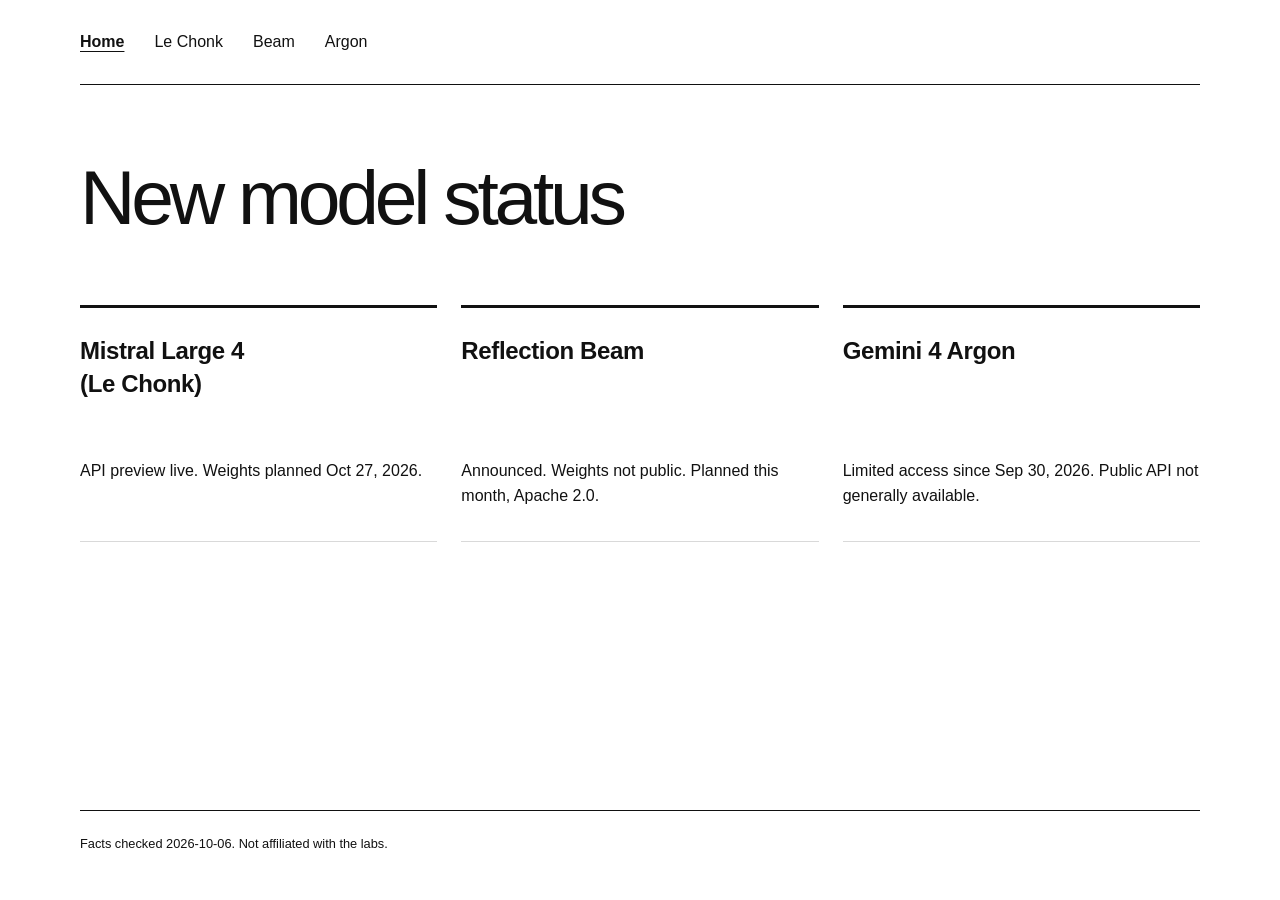
<file: index.html>
<!doctype html>
<html lang="en">
<head>
  <meta charset="utf-8">
  <meta name="google-site-verification" content="XqiZPtUC8eKFLdcVRGZ3O4E7nQf-npJF-uPdTzt0FAQ">
  <meta name="viewport" content="width=device-width, initial-scale=1">
  <title>New model status | Modeldrop</title>
  <meta name="description" content="Availability, API access and open weights status for Mistral Large 4, Reflection Beam and Gemini 4 Argon.">
  <link rel="canonical" href="https://19960705.github.io/modeldrop/">
  <link rel="stylesheet" href="style.css">
</head>
<body>
  <header class="site-header wrap">
    <nav aria-label="Main navigation"><a href="index.html" aria-current="page">Home</a><a href="mistral-large-4.html">Le Chonk</a><a href="reflection-beam.html">Beam</a><a href="gemini-4-argon.html">Argon</a></nav>
  </header>
  <main class="wrap">
    <h1>New model status</h1>
    <div class="cards">
      <a class="card" href="mistral-large-4.html"><h2>Mistral Large 4<br>(Le Chonk)</h2><p>API preview live. Weights planned Oct 27, 2026.</p></a>
      <a class="card" href="reflection-beam.html"><h2>Reflection Beam</h2><p>Announced. Weights not public. Planned this month, Apache 2.0.</p></a>
      <a class="card" href="gemini-4-argon.html"><h2>Gemini 4 Argon</h2><p>Limited access since Sep 30, 2026. Public API not generally available.</p></a>
    </div>
  </main>
  <footer class="wrap"><p>Facts checked 2026-10-06. Not affiliated with the labs.</p></footer>
</body>
</html>
</file>
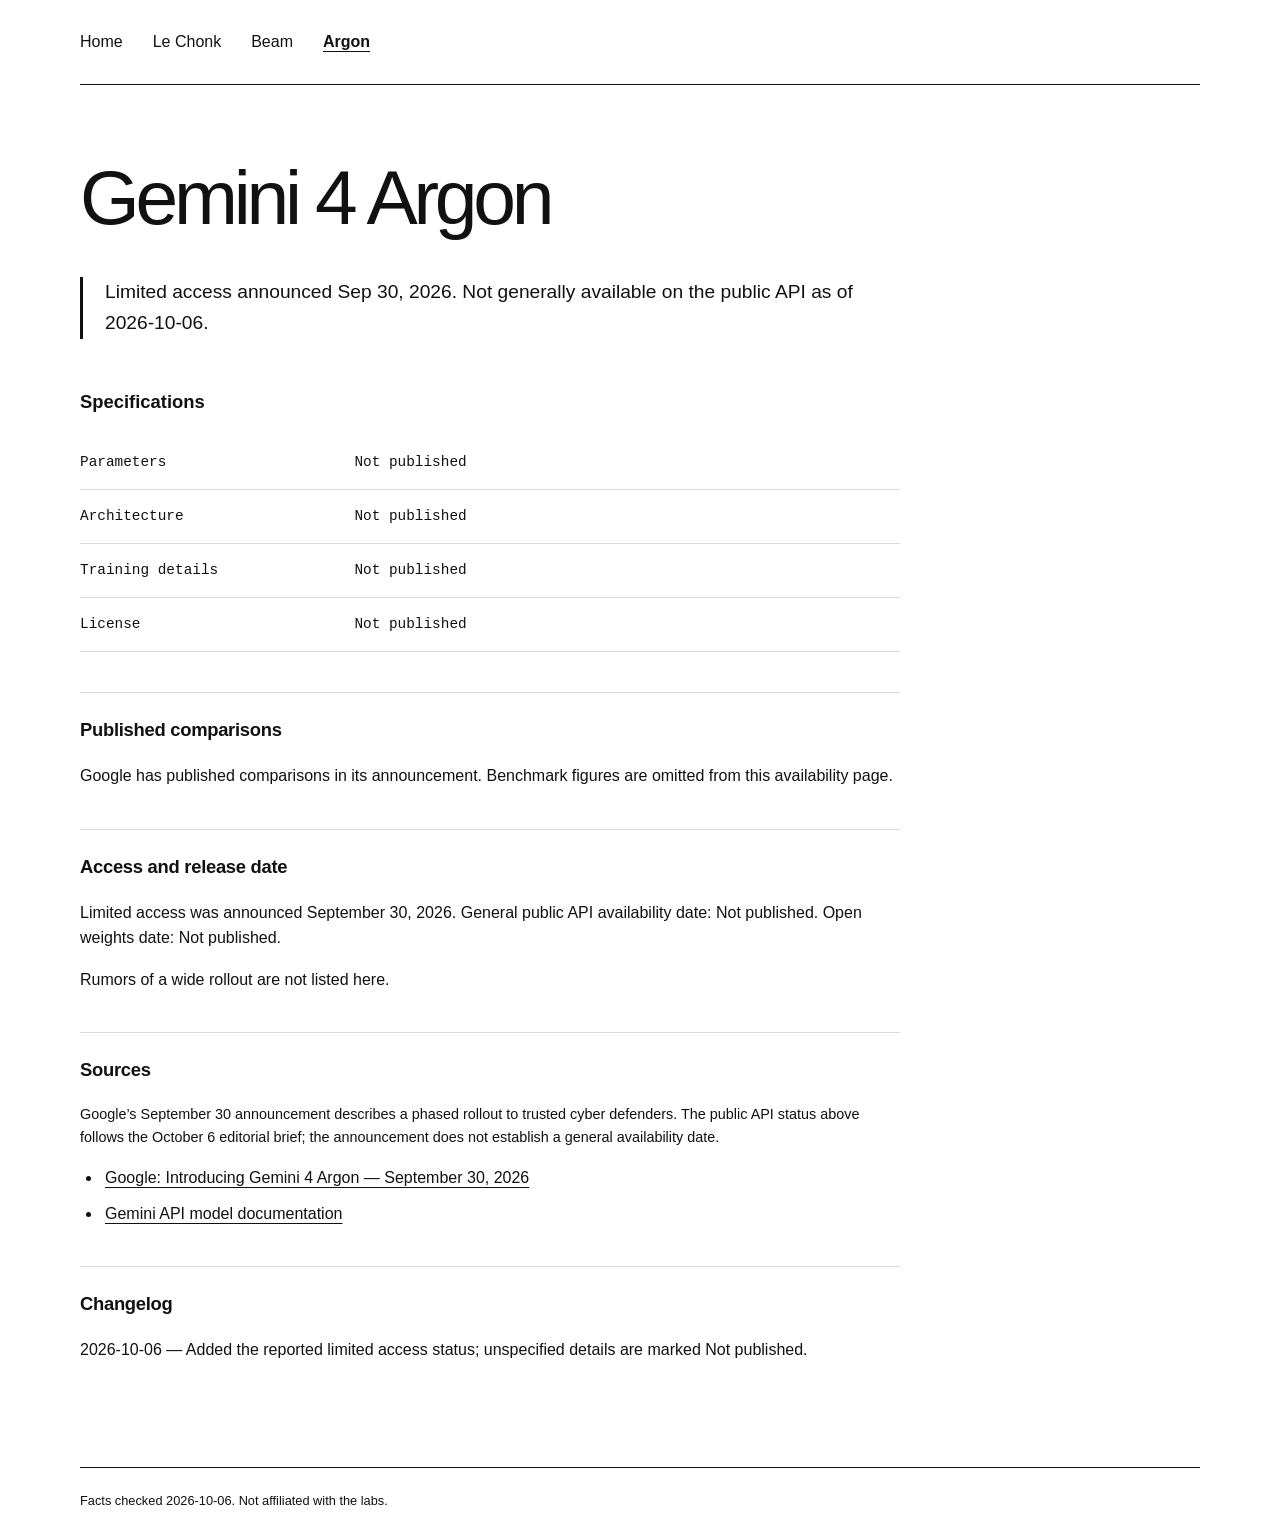
<file: gemini-4-argon.html>
<!doctype html>
<html lang="en">
<head>
  <meta charset="utf-8">
  <meta name="viewport" content="width=device-width, initial-scale=1">
  <title>Gemini 4 Argon: limited access status</title>
  <meta name="description" content="Reported limited access status for Gemini 4 Argon as of October 6, 2026. Public API access is not generally available.">
  <link rel="canonical" href="https://19960705.github.io/modeldrop/gemini-4-argon.html">
  <link rel="stylesheet" href="style.css">
</head>
<body>
  <header class="site-header wrap">
    <nav aria-label="Main navigation"><a href="index.html">Home</a><a href="mistral-large-4.html">Le Chonk</a><a href="reflection-beam.html">Beam</a><a href="gemini-4-argon.html" aria-current="page">Argon</a></nav>
  </header>
  <main class="wrap">
    <article class="detail">
      <h1>Gemini 4 Argon</h1>
      <p class="status">Limited access announced Sep 30, 2026. Not generally available on the public API as of 2026-10-06.</p>
      <table>
        <caption>Specifications</caption>
        <tbody>
          <tr><th scope="row">Parameters</th><td>Not published</td></tr>
          <tr><th scope="row">Architecture</th><td>Not published</td></tr>
          <tr><th scope="row">Training details</th><td>Not published</td></tr>
          <tr><th scope="row">License</th><td>Not published</td></tr>
        </tbody>
      </table>
      <section aria-labelledby="comparisons">
        <h2 id="comparisons">Published comparisons</h2>
        <p>Google has published comparisons in its announcement. Benchmark figures are omitted from this availability page.</p>
      </section>
      <section aria-labelledby="release">
        <h2 id="release">Access and release date</h2>
        <p>Limited access was announced September 30, 2026. General public API availability date: Not published. Open weights date: Not published.</p>
        <p>Rumors of a wide rollout are not listed here.</p>
      </section>
      <section aria-labelledby="sources">
        <h2 id="sources">Sources</h2>
        <p class="note">Google’s September 30 announcement describes a phased rollout to trusted cyber defenders. The public API status above follows the October 6 editorial brief; the announcement does not establish a general availability date.</p>
        <ul class="source-list">
          <li><a href="https://blog.google/innovation-and-ai/models-and-research/gemini-models/gemini-4-argon/">Google: Introducing Gemini 4 Argon — September 30, 2026</a></li>
          <li><a href="https://ai.google.dev/gemini-api/docs/models">Gemini API model documentation</a></li>
        </ul>
      </section>
      <section aria-labelledby="changelog">
        <h2 id="changelog">Changelog</h2>
        <p><time datetime="2026-10-06">2026-10-06</time> — Added the reported limited access status; unspecified details are marked Not published.</p>
      </section>
    </article>
  </main>
  <footer class="wrap"><p>Facts checked 2026-10-06. Not affiliated with the labs.</p></footer>
</body>
</html>
</file>
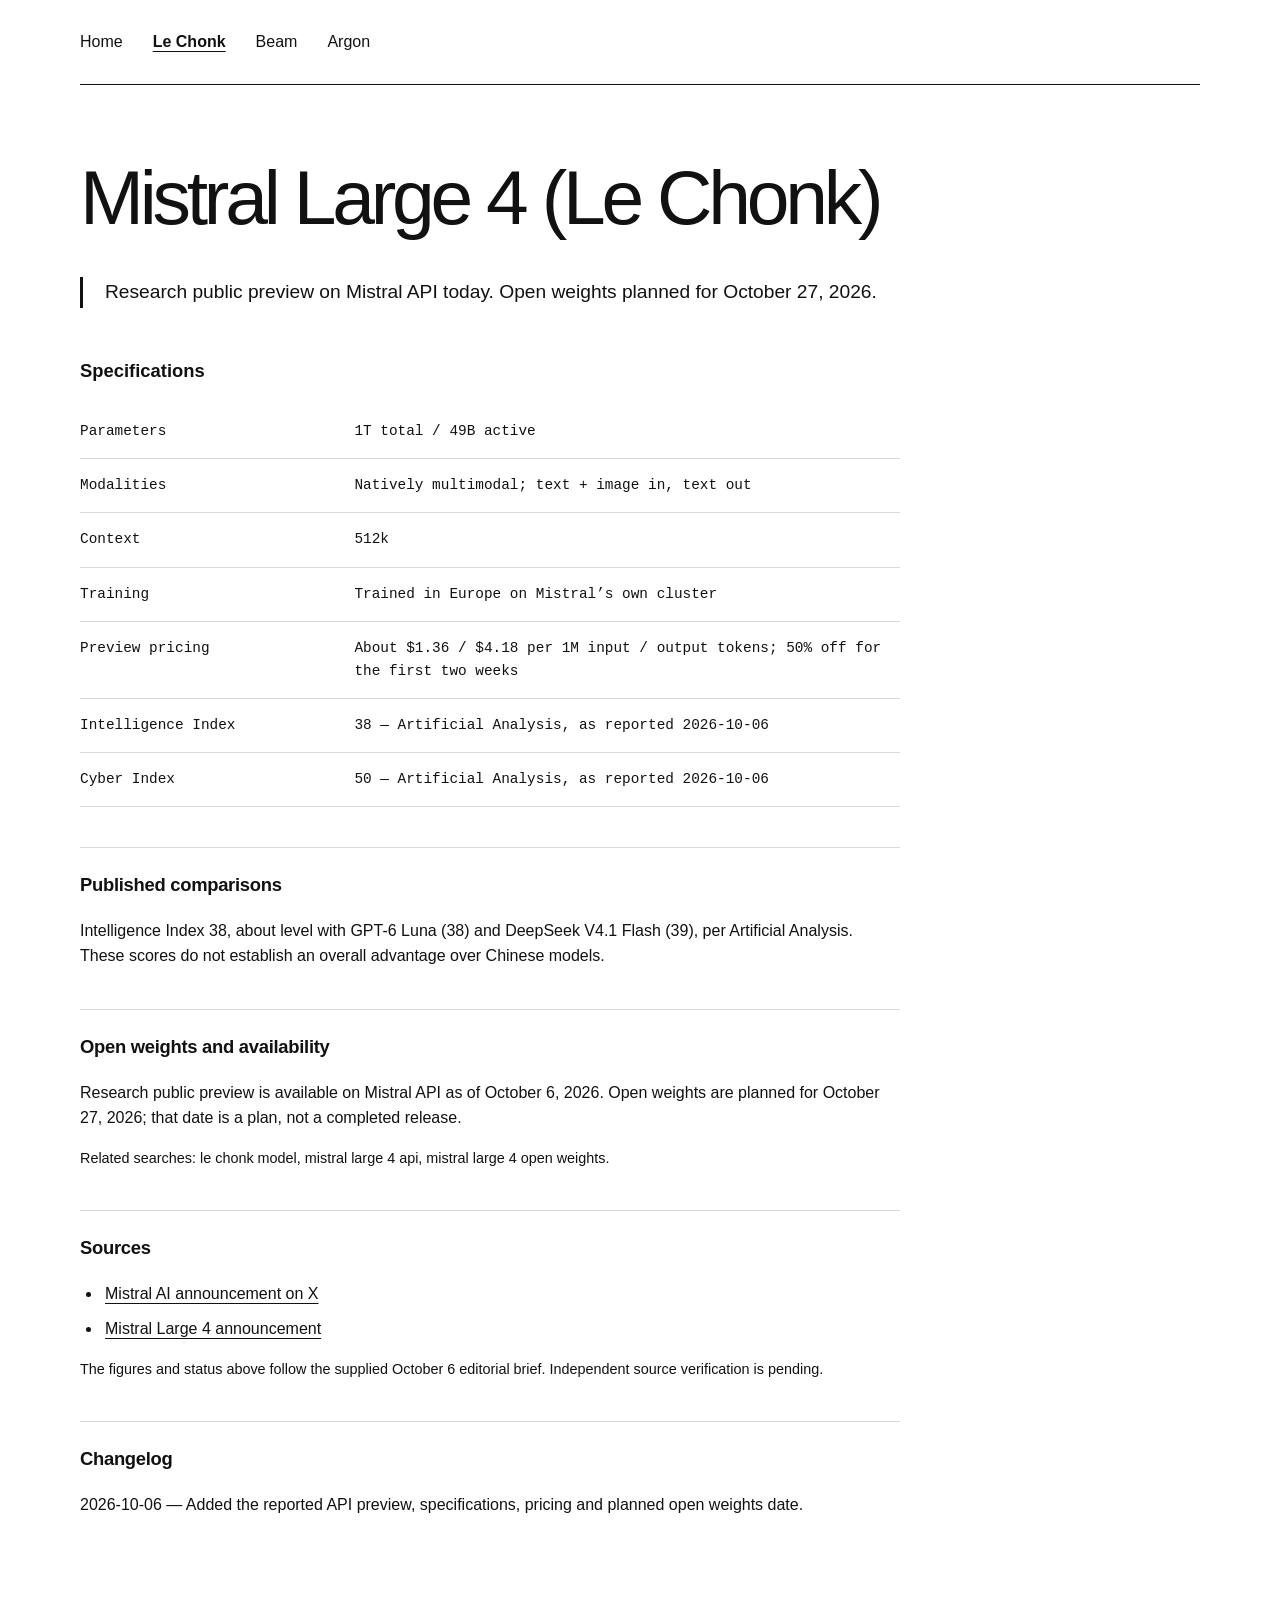
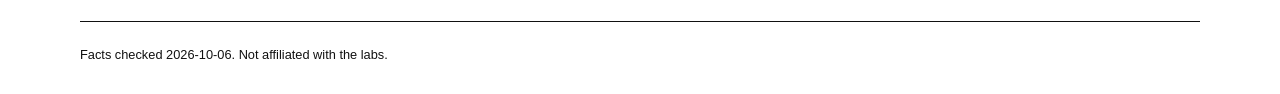
<file: mistral-large-4.html>
<!doctype html>
<html lang="en">
<head>
  <meta charset="utf-8">
  <meta name="viewport" content="width=device-width, initial-scale=1">
  <title>Mistral Large 4 (Le Chonk): API preview, price, open weights</title>
  <meta name="description" content="Mistral Large 4 API preview status, reported specifications and pricing, and the planned October 27, 2026 open weights release.">
  <link rel="canonical" href="https://19960705.github.io/modeldrop/mistral-large-4.html">
  <link rel="stylesheet" href="style.css">
</head>
<body>
  <header class="site-header wrap">
    <nav aria-label="Main navigation"><a href="index.html">Home</a><a href="mistral-large-4.html" aria-current="page">Le Chonk</a><a href="reflection-beam.html">Beam</a><a href="gemini-4-argon.html">Argon</a></nav>
  </header>
  <main class="wrap">
    <article class="detail">
      <h1>Mistral Large 4 (Le Chonk)</h1>
      <p class="status">Research public preview on Mistral API today. Open weights planned for October 27, 2026.</p>
      <table>
        <caption>Specifications</caption>
        <tbody>
          <tr><th scope="row">Parameters</th><td>1T total / 49B active</td></tr>
          <tr><th scope="row">Modalities</th><td>Natively multimodal; text + image in, text out</td></tr>
          <tr><th scope="row">Context</th><td>512k</td></tr>
          <tr><th scope="row">Training</th><td>Trained in Europe on Mistral’s own cluster</td></tr>
          <tr><th scope="row">Preview pricing</th><td>About $1.36 / $4.18 per 1M input / output tokens; 50% off for the first two weeks</td></tr>
          <tr><th scope="row">Intelligence Index</th><td>38 — Artificial Analysis, as reported 2026-10-06</td></tr>
          <tr><th scope="row">Cyber Index</th><td>50 — Artificial Analysis, as reported 2026-10-06</td></tr>
        </tbody>
      </table>
      <section aria-labelledby="comparisons">
        <h2 id="comparisons">Published comparisons</h2>
        <p>Intelligence Index 38, about level with GPT-6 Luna (38) and DeepSeek V4.1 Flash (39), per Artificial Analysis. These scores do not establish an overall advantage over Chinese models.</p>
      </section>
      <section aria-labelledby="release">
        <h2 id="release">Open weights and availability</h2>
        <p>Research public preview is available on Mistral API as of October 6, 2026. Open weights are planned for October 27, 2026; that date is a plan, not a completed release.</p>
        <p class="note">Related searches: le chonk model, mistral large 4 api, mistral large 4 open weights.</p>
      </section>
      <section aria-labelledby="sources">
        <h2 id="sources">Sources</h2>
        <ul class="source-list">
          <li><a href="https://x.com/MistralAI/status/2107457414387622310">Mistral AI announcement on X</a></li>
          <li><a href="https://mistral.ai/news/mistral-large-4/">Mistral Large 4 announcement</a></li>
        </ul>
        <p class="note">The figures and status above follow the supplied October 6 editorial brief. Independent source verification is pending.</p>
      </section>
      <section aria-labelledby="changelog">
        <h2 id="changelog">Changelog</h2>
        <p><time datetime="2026-10-06">2026-10-06</time> — Added the reported API preview, specifications, pricing and planned open weights date.</p>
      </section>
    </article>
  </main>
  <footer class="wrap"><p>Facts checked 2026-10-06. Not affiliated with the labs.</p></footer>
</body>
</html>
</file>
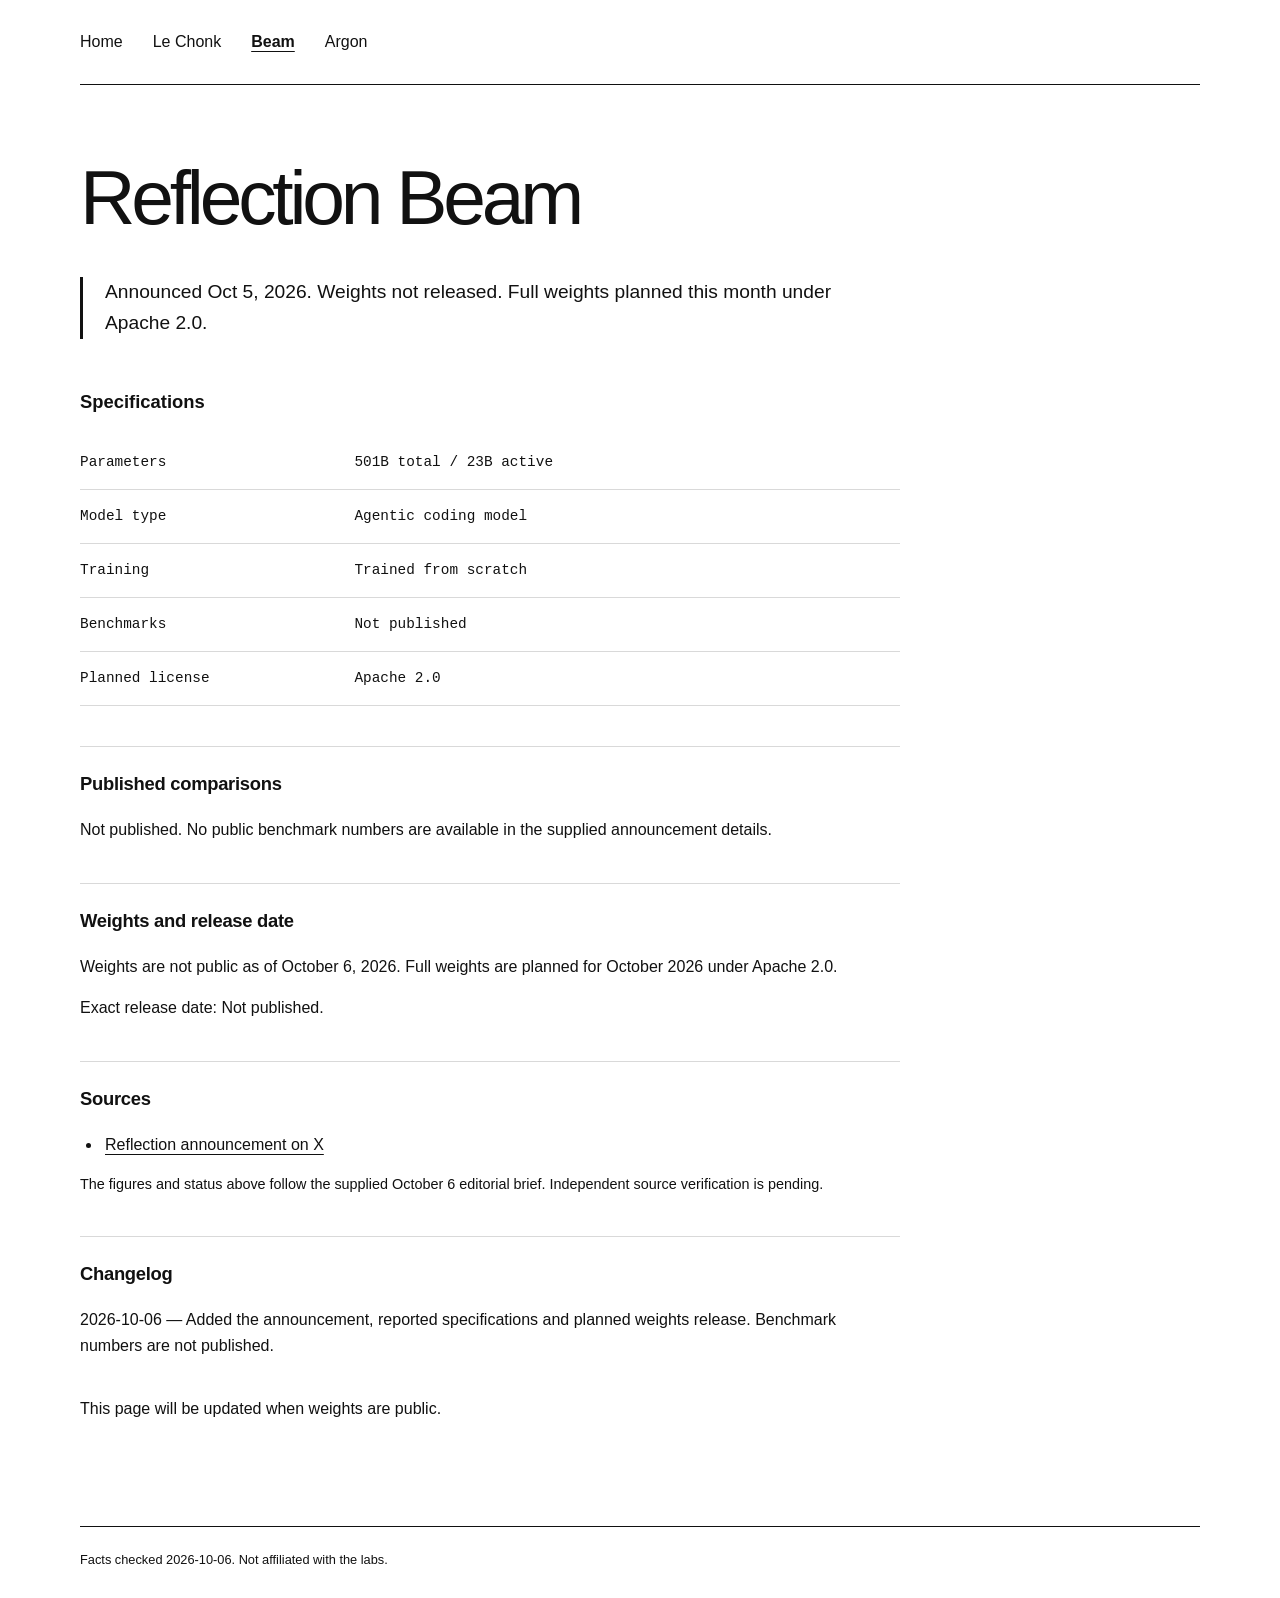
<file: reflection-beam.html>
<!doctype html>
<html lang="en">
<head>
  <meta charset="utf-8">
  <meta name="viewport" content="width=device-width, initial-scale=1">
  <title>Reflection Beam: open agent model, weights status</title>
  <meta name="description" content="Reflection Beam announcement, reported specifications and the status of its planned Apache 2.0 weights release.">
  <link rel="canonical" href="https://19960705.github.io/modeldrop/reflection-beam.html">
  <link rel="stylesheet" href="style.css">
</head>
<body>
  <header class="site-header wrap">
    <nav aria-label="Main navigation"><a href="index.html">Home</a><a href="mistral-large-4.html">Le Chonk</a><a href="reflection-beam.html" aria-current="page">Beam</a><a href="gemini-4-argon.html">Argon</a></nav>
  </header>
  <main class="wrap">
    <article class="detail">
      <h1>Reflection Beam</h1>
      <p class="status">Announced Oct 5, 2026. Weights not released. Full weights planned this month under Apache 2.0.</p>
      <table>
        <caption>Specifications</caption>
        <tbody>
          <tr><th scope="row">Parameters</th><td>501B total / 23B active</td></tr>
          <tr><th scope="row">Model type</th><td>Agentic coding model</td></tr>
          <tr><th scope="row">Training</th><td>Trained from scratch</td></tr>
          <tr><th scope="row">Benchmarks</th><td>Not published</td></tr>
          <tr><th scope="row">Planned license</th><td>Apache 2.0</td></tr>
        </tbody>
      </table>
      <section aria-labelledby="comparisons">
        <h2 id="comparisons">Published comparisons</h2>
        <p>Not published. No public benchmark numbers are available in the supplied announcement details.</p>
      </section>
      <section aria-labelledby="release">
        <h2 id="release">Weights and release date</h2>
        <p>Weights are not public as of October 6, 2026. Full weights are planned for October 2026 under Apache 2.0.</p>
        <p>Exact release date: Not published.</p>
      </section>
      <section aria-labelledby="sources">
        <h2 id="sources">Sources</h2>
        <ul class="source-list"><li><a href="https://x.com/reflection_ai/status/2107186849370247235">Reflection announcement on X</a></li></ul>
        <p class="note">The figures and status above follow the supplied October 6 editorial brief. Independent source verification is pending.</p>
      </section>
      <section aria-labelledby="changelog">
        <h2 id="changelog">Changelog</h2>
        <p><time datetime="2026-10-06">2026-10-06</time> — Added the announcement, reported specifications and planned weights release. Benchmark numbers are not published.</p>
      </section>
      <p class="page-end">This page will be updated when weights are public.</p>
    </article>
  </main>
  <footer class="wrap"><p>Facts checked 2026-10-06. Not affiliated with the labs.</p></footer>
</body>
</html>
</file>
<file: style.css>
:root { color-scheme: light; --ink: #111; --line: #d9d9d9; }
* { box-sizing: border-box; }
body { margin: 0; background: #fff; color: var(--ink); font-family: "Helvetica Neue", Helvetica, sans-serif; line-height: 1.6; }
a { color: inherit; text-underline-offset: .22em; }
a:hover { text-decoration-thickness: 2px; }
a:focus-visible { outline: 2px solid var(--ink); outline-offset: 5px; }
.wrap { width: min(1120px, calc(100% - 48px)); margin-inline: auto; }
.site-header { border-bottom: 1px solid var(--ink); }
nav { display: flex; gap: 30px; padding: 25px 0; flex-wrap: wrap; }
nav a { text-decoration: none; padding-block: 4px; }
nav a[aria-current="page"] { text-decoration: underline; font-weight: 600; }
main { padding: 72px 0 88px; min-height: calc(100svh - 175px); }
h1, h2, p { margin-top: 0; }
h1 { max-width: 950px; font-size: clamp(2.5rem, 6vw, 4.8rem); line-height: 1.05; letter-spacing: -.055em; font-weight: 500; margin-bottom: 40px; }
h2 { font-size: 1.15rem; letter-spacing: -.015em; line-height: 1.35; font-weight: 600; margin-bottom: 20px; }
.cards { display: grid; grid-template-columns: repeat(3, minmax(0, 1fr)); gap: 24px; margin-top: 68px; }
.card { display: flex; flex-direction: column; border-top: 3px solid var(--ink); border-bottom: 1px solid var(--line); padding: 27px 0 32px; text-decoration: none; }
.card h2 { font-size: 1.5rem; min-height: 4.1em; margin-bottom: 24px; }
.card p { margin-bottom: 0; }
.card:hover h2 { text-decoration: underline; text-underline-offset: .2em; }
.detail { max-width: 820px; }
.status { font-size: 1.2rem; line-height: 1.6; border-left: 3px solid var(--ink); padding-left: 22px; margin-bottom: 48px; }
section { border-top: 1px solid var(--line); padding-top: 25px; margin-top: 40px; }
table { width: 100%; border-collapse: collapse; table-layout: fixed; font-family: "Courier New", monospace; font-size: .9rem; line-height: 1.6; }
caption { text-align: left; font-family: "Helvetica Neue", Helvetica, sans-serif; font-size: 1.15rem; font-weight: 600; margin-bottom: 20px; }
th, td { padding: 15px 0; border-bottom: 1px solid var(--line); text-align: left; vertical-align: top; overflow-wrap: anywhere; }
th { width: 32%; padding-right: 24px; font-weight: 400; }
td { padding-left: 12px; }
ul { padding-left: 22px; }
li { padding-left: 3px; margin-bottom: 10px; }
.note { font-size: .9rem; }
.source-list a { overflow-wrap: anywhere; }
.page-end { margin-top: 38px; }
footer { border-top: 1px solid var(--ink); padding: 23px 0 28px; font-size: .8rem; }
footer p { margin: 0; }
@media (max-width: 700px) {
  .wrap { width: calc(100% - 36px); }
  nav { gap: 24px; padding-block: 20px; font-size: .95rem; }
  main { padding: 45px 0 56px; }
  h1 { margin-bottom: 30px; }
  .cards { grid-template-columns: 1fr; gap: 32px; margin-top: 42px; }
  .card { padding-top: 20px; }
  .card h2 { min-height: auto; margin-bottom: 18px; }
  .status { font-size: 1.05rem; padding-left: 17px; }
  th { width: 38%; padding-right: 12px; }
  td { padding-left: 8px; }
  table { font-size: .82rem; }
}
</file>
